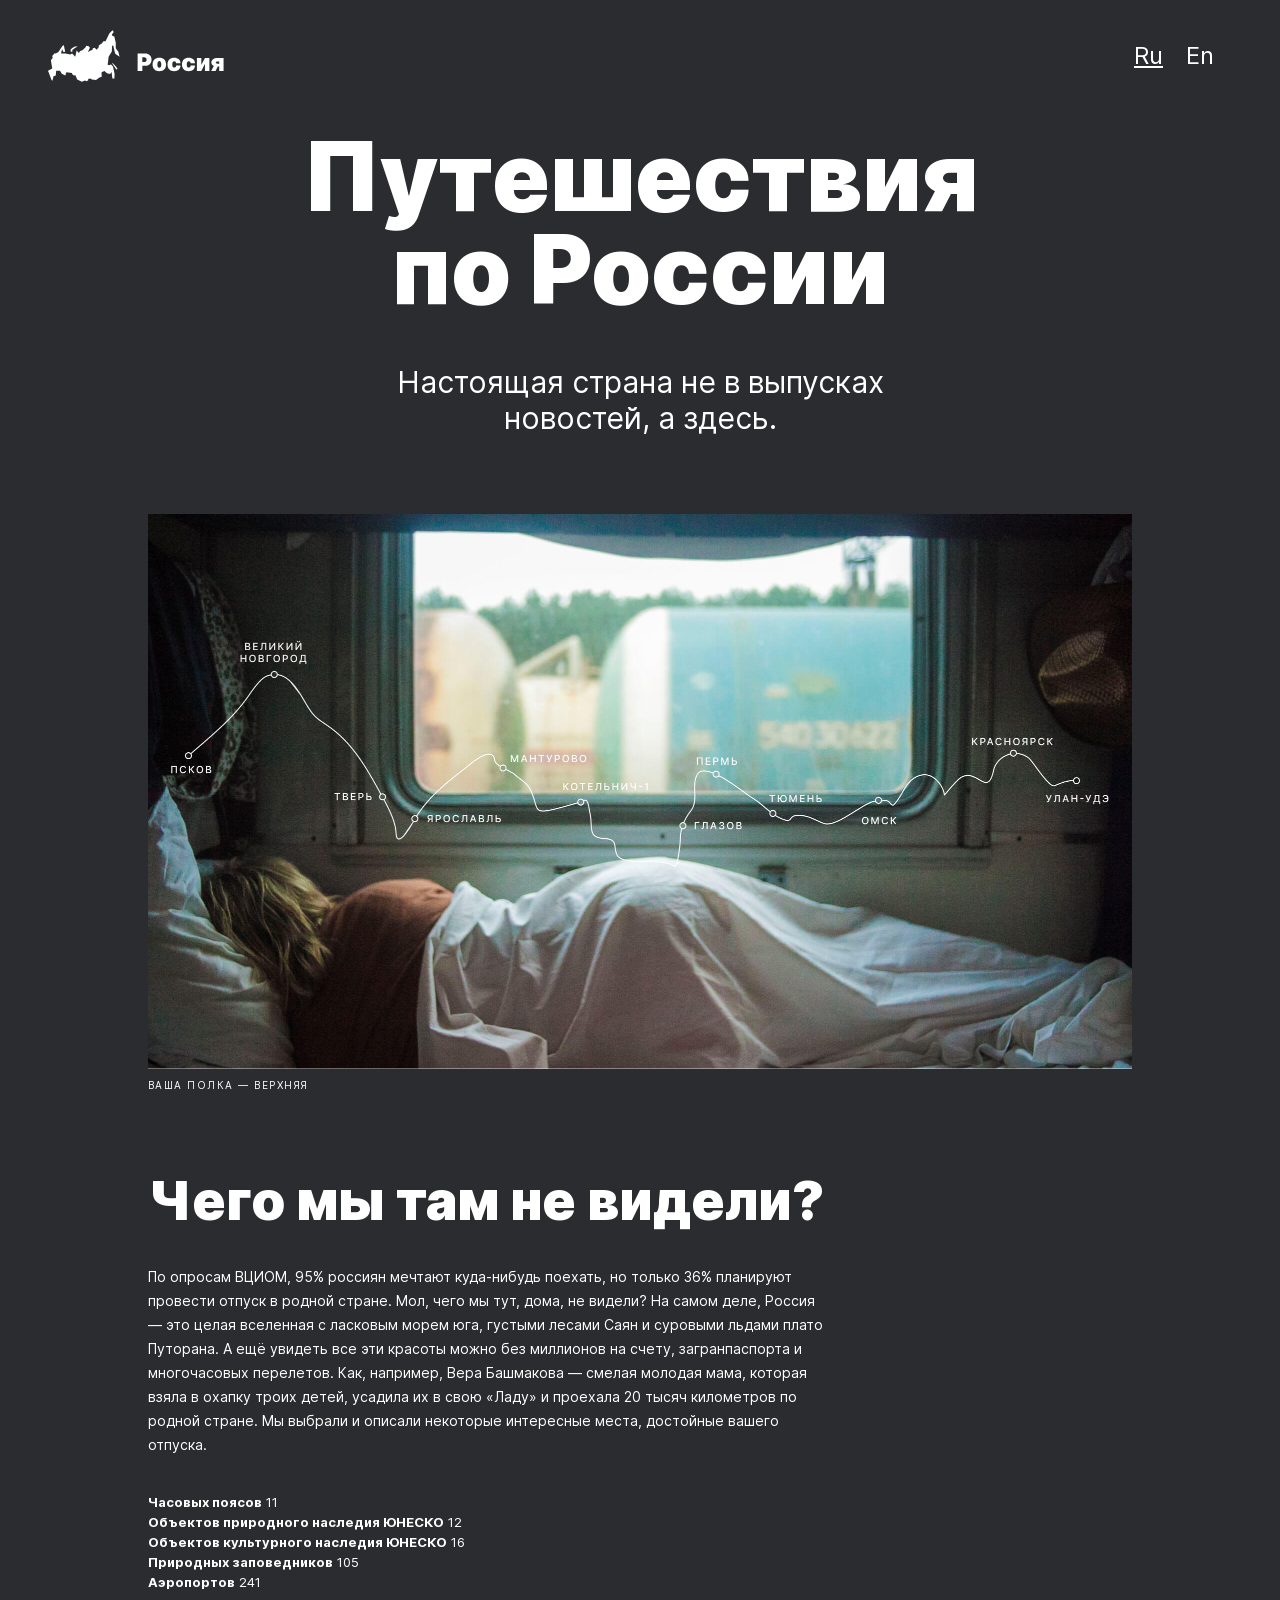
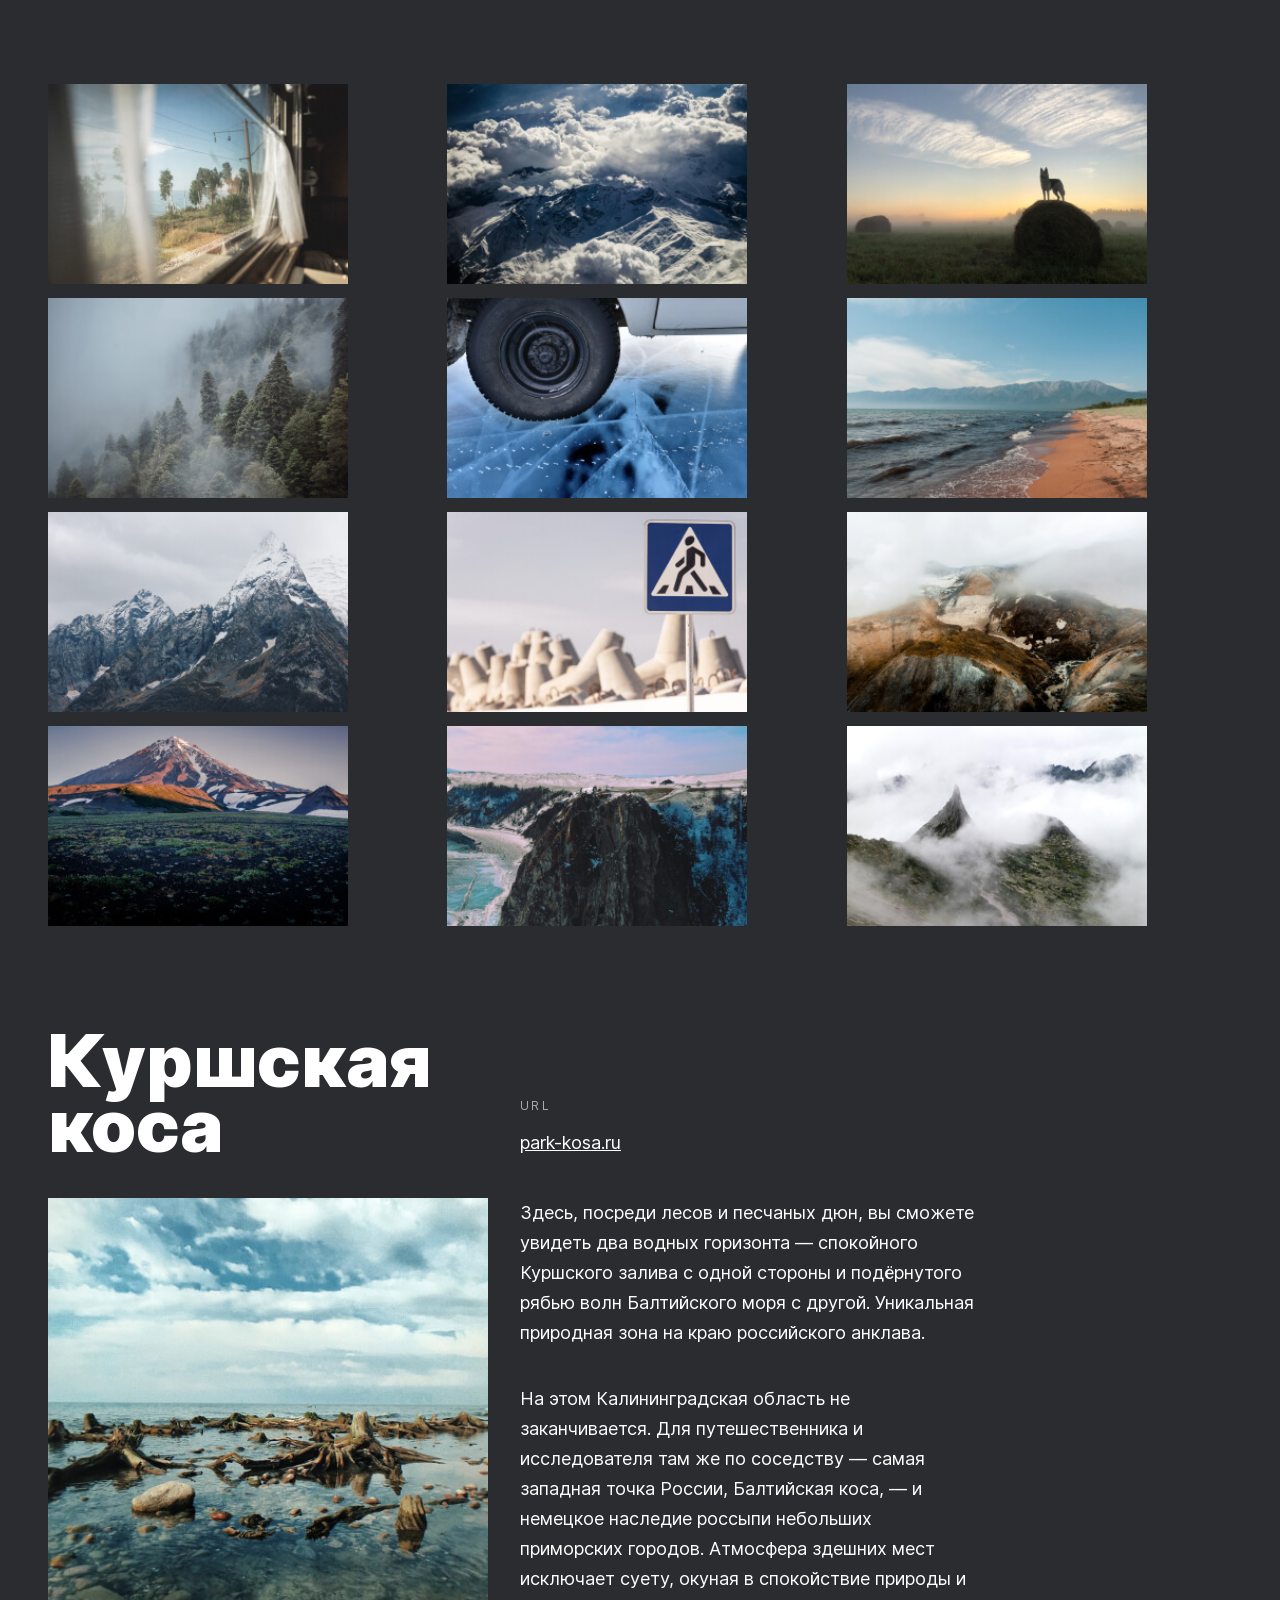
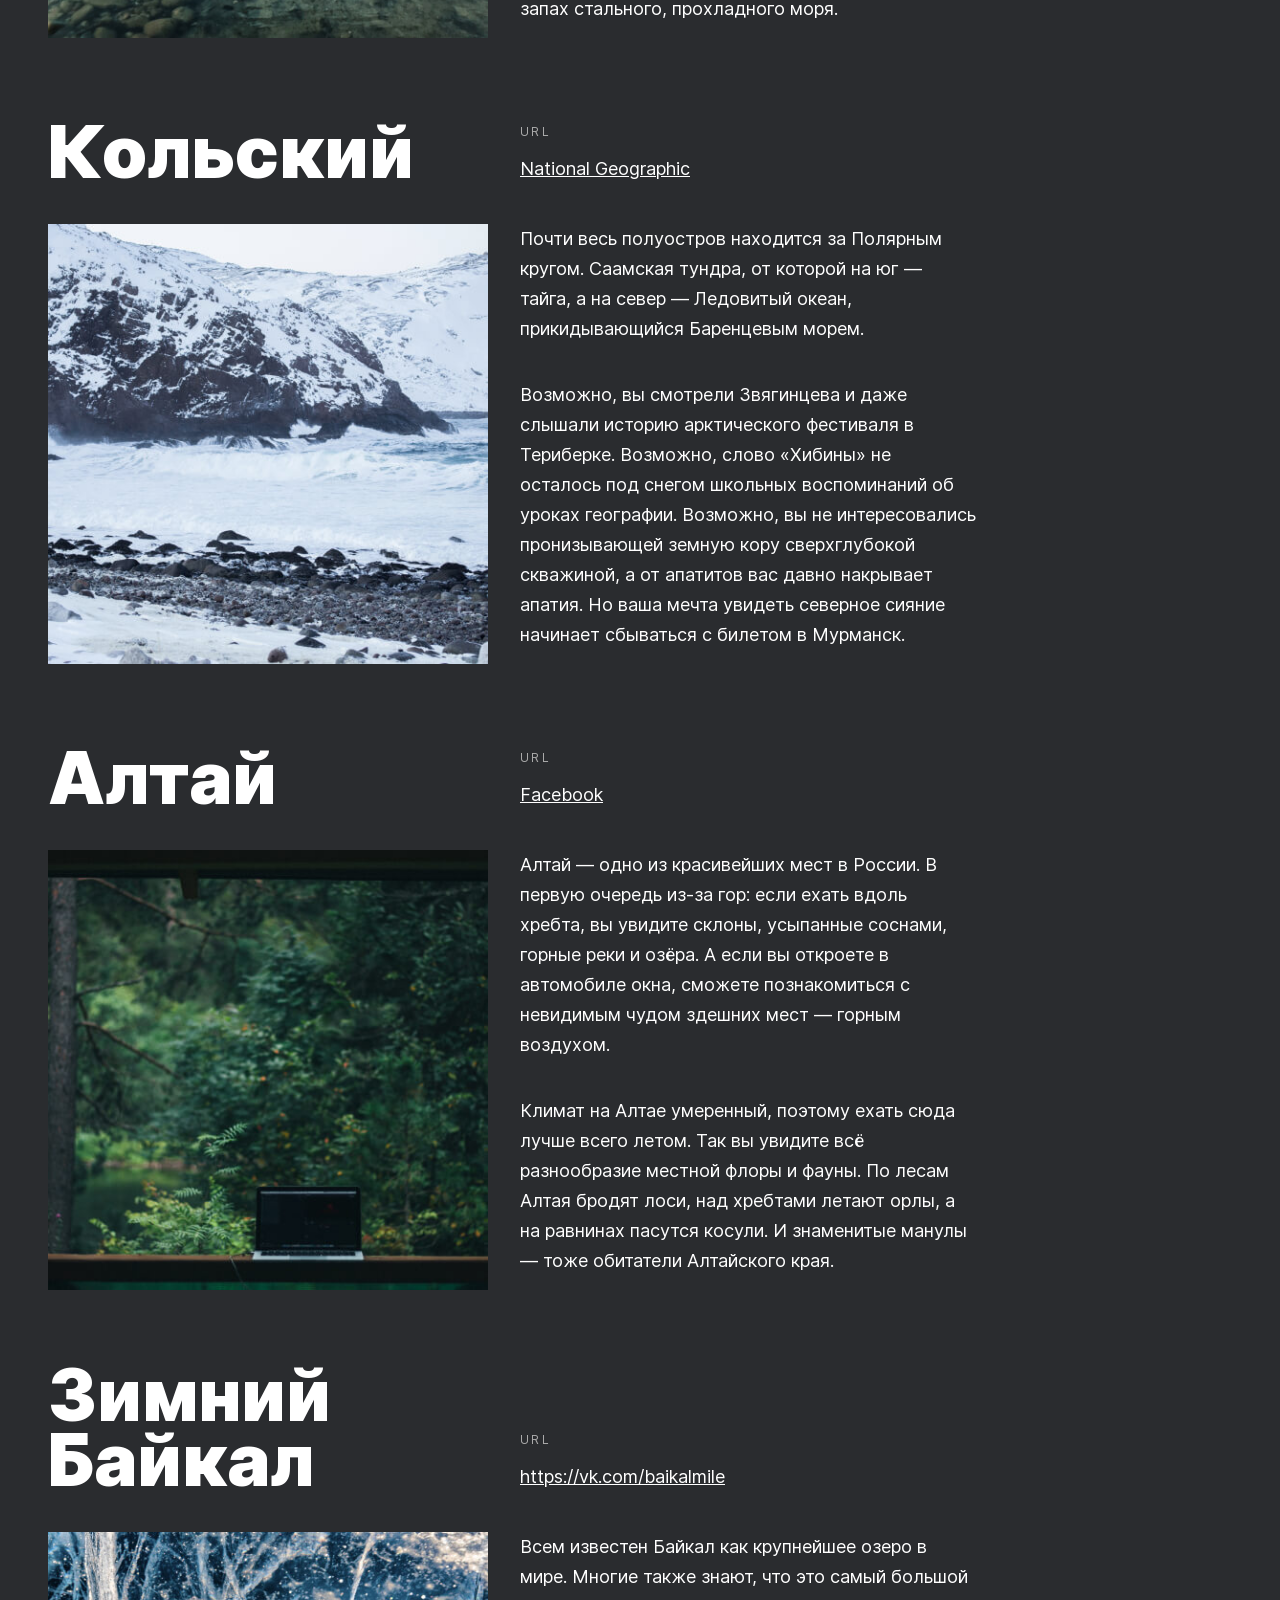
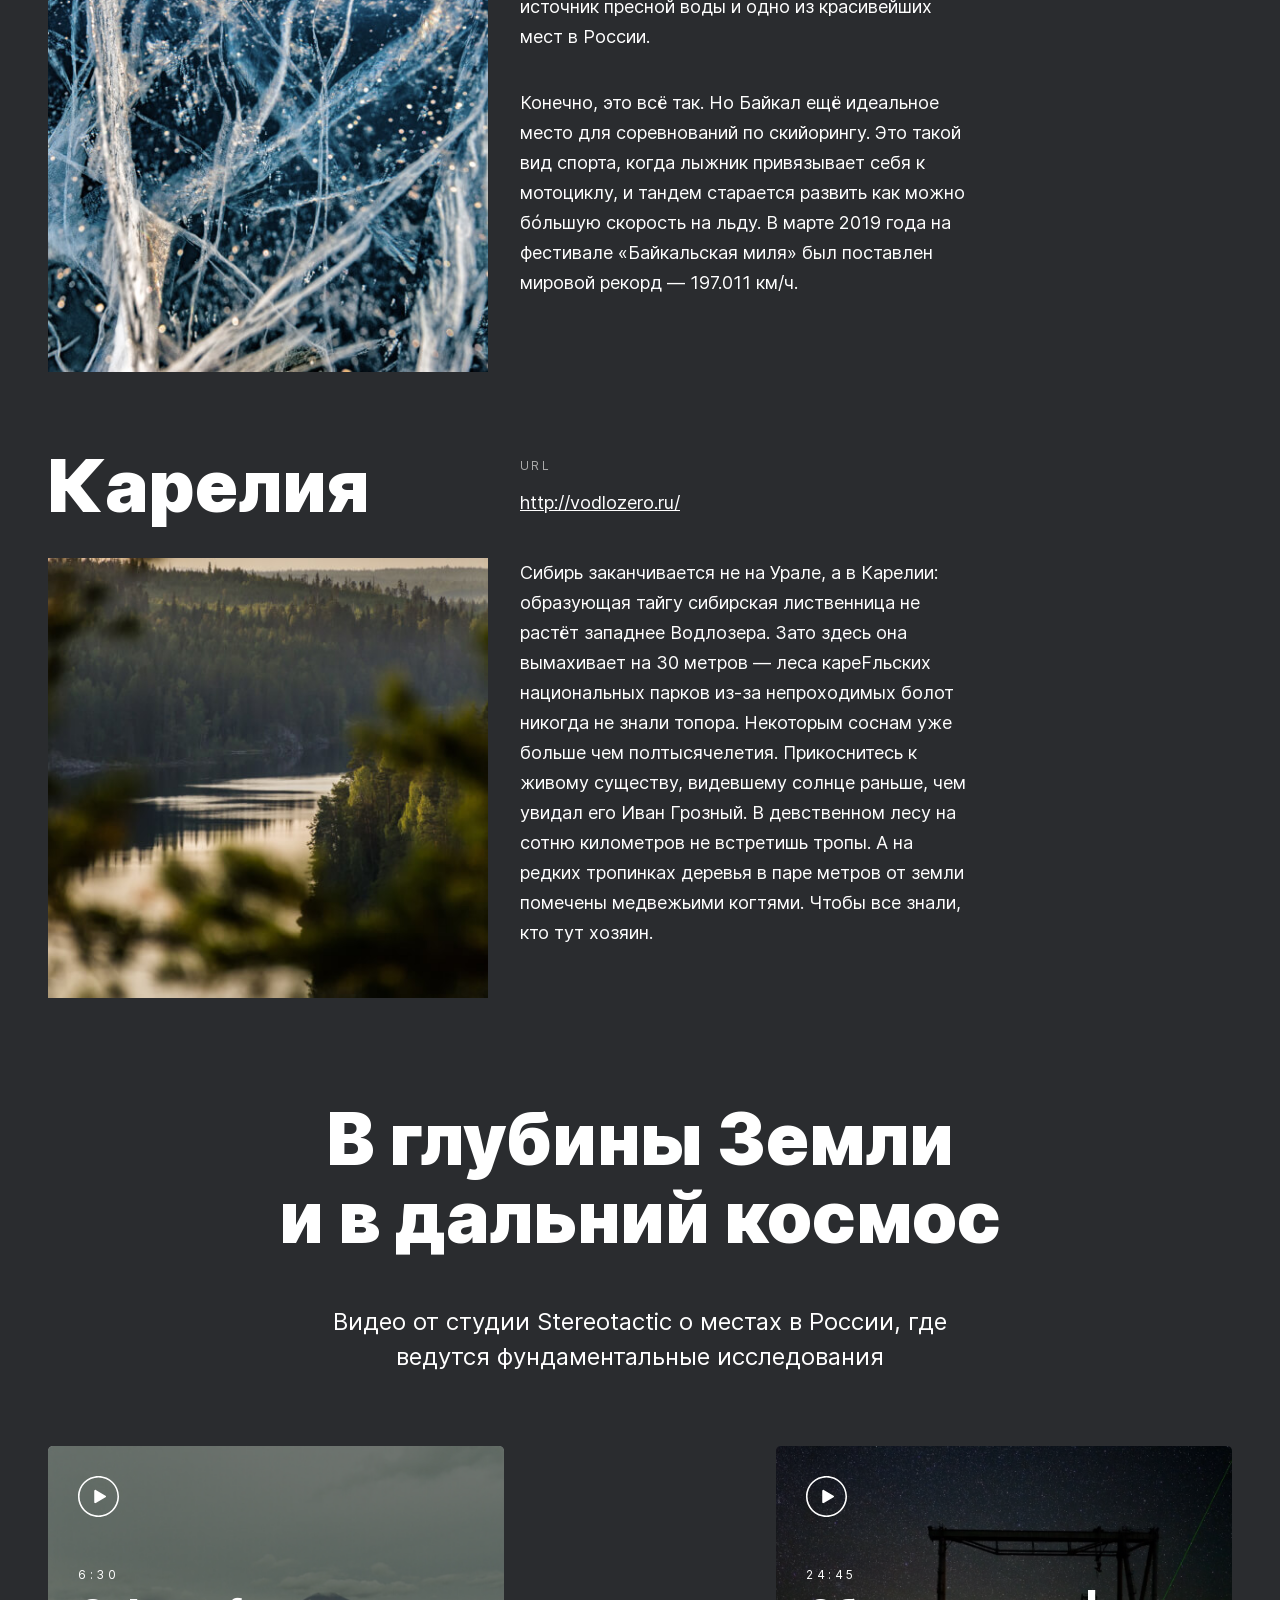
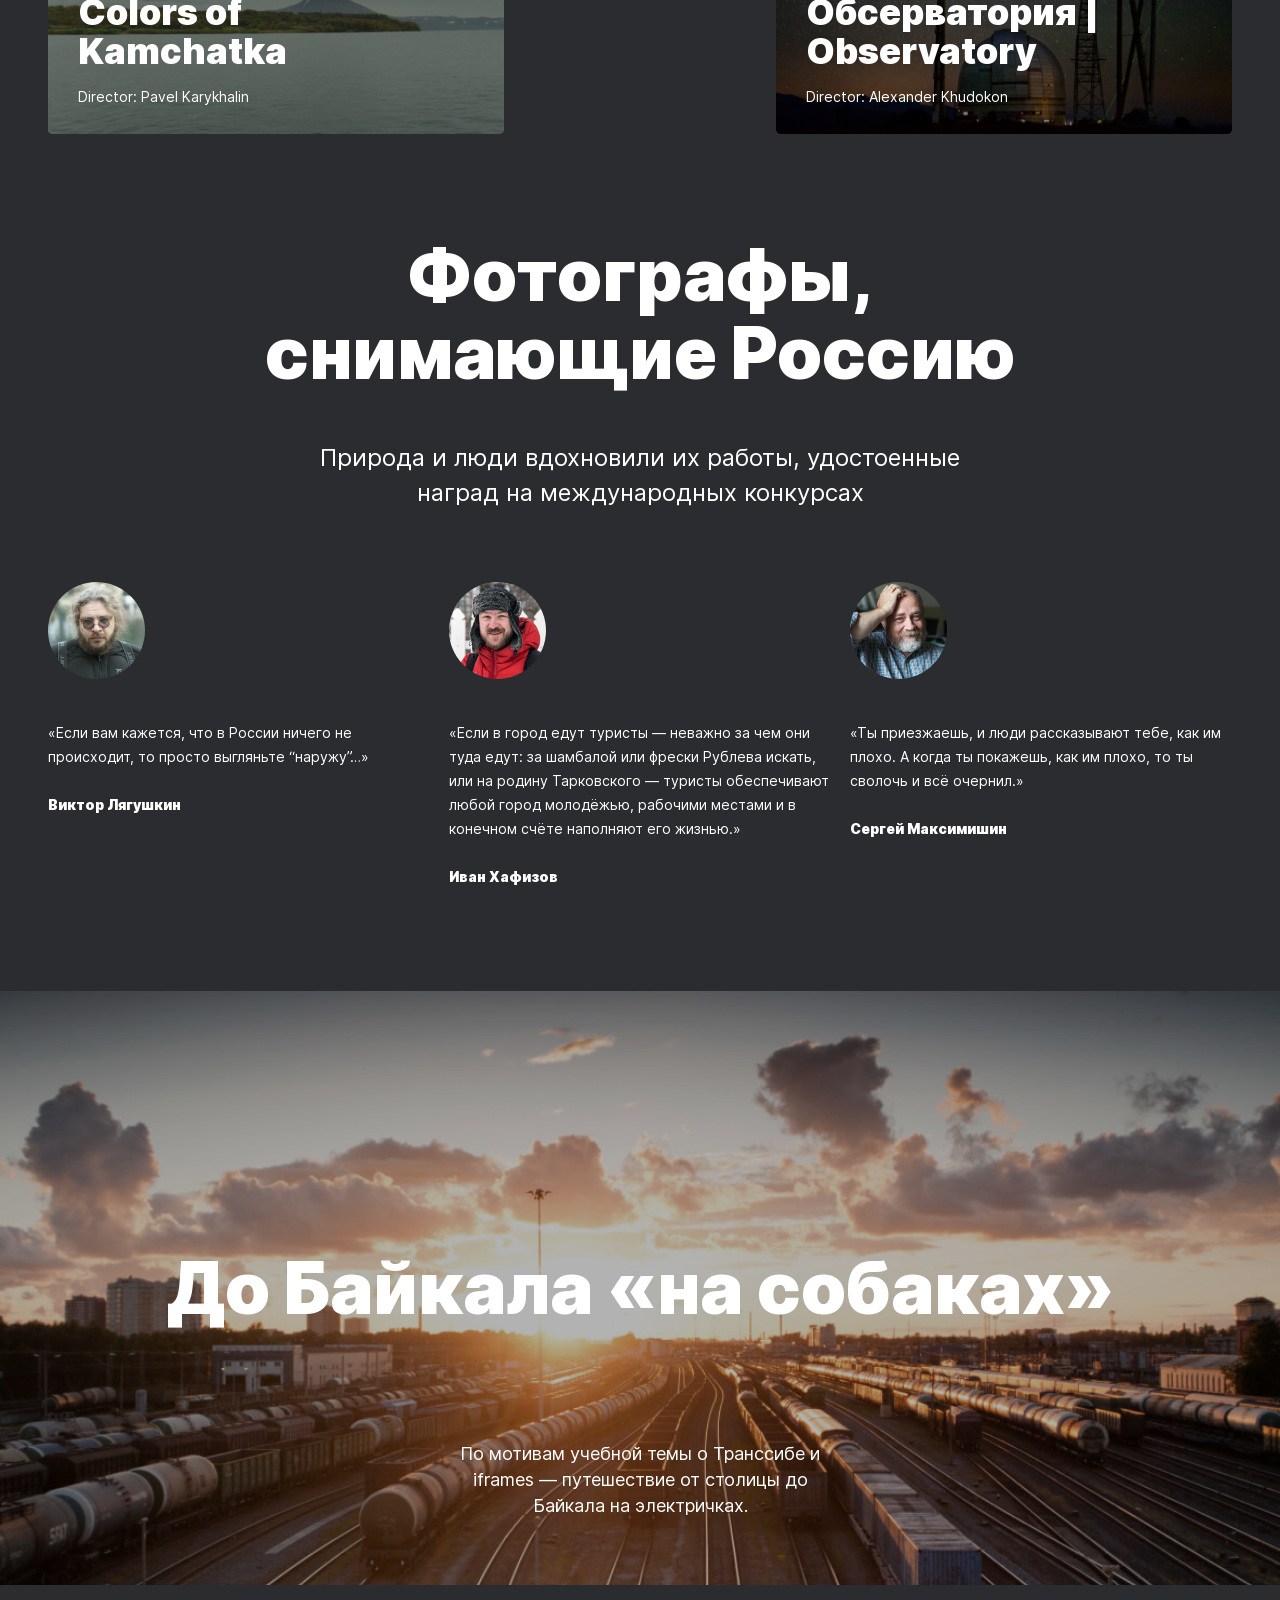
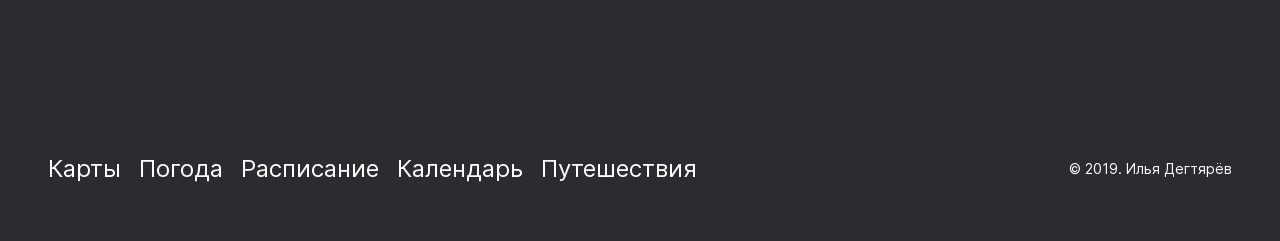
<file: index.html>
<!DOCTYPE html>
<html lang="ru">
    <head>
        <meta charset="utf-8" />
        <meta http-equiv="X-UA-Compatible" content="IE=edge" />
        <title>Путешествия по России</title>
        <meta name="viewport" content="width=device-width, initial-scale=1" />
        <link rel="stylesheet" type="text/css" href="./vendor/normilize.css" />
        <link rel="stylesheet" type="text/css" href="./styles/index.css" />
    </head>

    <body>
        <div class="page">
            <header class="header">
                <img
                    src="./blocks/header/__logo/logo.svg"
                    alt="Россия"
                    class="header__logo"
                />
                <div class="header__lang">
                    <a
                        href="#"
                        class="header__lang-link header__lang-link_active"
                        >Ru</a
                    >
                    <a href="#" class="header__lang-link">En</a>
                </div>
            </header>

            <section class="lead">
                <h1 class="lead__title">
                    Путешествия по России
                </h1>
                <p class="lead__subtitle">
                    Настоящая страна не в выпусках новостей, а здесь.
                </p>
                <img
                    src="./images/__image.jpg"
                    alt="Поезд"
                    class="lead__image"
                />
                <p class="lead__caption">Ваша полка — верхняя</p>
            </section>

            <section class="intro">
                <h2 class="intro__title">
                    Чего мы там не&nbsp;видели?
                </h2>
                <p class="intro__content-row-text">
                    По опросам ВЦИОМ, 95% россиян мечтают куда-нибудь поехать,
                    но только 36% планируют провести отпуск в родной стране.
                    Мол, чего мы тут, дома, не видели? На самом деле, Россия —
                    это целая вселенная с ласковым морем юга, густыми лесами
                    Саян и суровыми льдами плато Путорана. А ещё увидеть все эти
                    красоты можно без миллионов на счету, загранпаспорта и
                    многочасовых перелетов. Как, например, Вера Башмакова —
                    смелая молодая мама, которая взяла в охапку троих детей,
                    усадила их в свою «Ладу» и проехала 20 тысяч километров по
                    родной стране. Мы выбрали и описали некоторые интересные
                    места, достойные вашего отпуска.
                </p>
                <ul class="intro__text">
                    <li><b>Часовых поясов</b> 11</li>
                    <li><b>Объектов природного наследия ЮНЕСКО</b> 12</li>
                    <li><b>Объектов культурного наследия ЮНЕСКО</b> 16</li>
                    <li><b>Природных заповедников</b> 105</li>
                    <li><b>Аэропортов</b> 241</li>
                </ul>
            </section>

            <section class="photo-grid">
                <img
                    src="./images/__item-11.jpg"
                    alt="Фотография"
                    class="photo-grid__item"
                />
                <img
                    src="./images/__item-10.jpg"
                    alt="Фотография"
                    class="photo-grid__item"
                />
                <img
                    src="./images/__item-9.jpg"
                    alt="Фотография"
                    class="photo-grid__item"
                />
                <img
                    src="./images/__item-8.jpg"
                    alt="Фотография"
                    class="photo-grid__item"
                />
                <img
                    src="./images/__item-7.jpg"
                    alt="Фотография"
                    class="photo-grid__item"
                />
                <img
                    src="./images/__item-6.jpg"
                    alt="Фотография"
                    class="photo-grid__item"
                />
                <img
                    src="./images/__item-5.jpg"
                    alt="Фотография"
                    class="photo-grid__item"
                />
                <img
                    src="./images/__item-4.jpg"
                    alt="Фотография"
                    class="photo-grid__item"
                />
                <img
                    src="./images/__item-3.jpg"
                    alt="Фотография"
                    class="photo-grid__item"
                />
                <img
                    src="./images/__item-2.jpg"
                    alt="Фотография"
                    class="photo-grid__item"
                />
                <img
                    src="./images/__item-1.jpg"
                    alt="Фотография"
                    class="photo-grid__item"
                />
                <img
                    src="./images/__item.jpg"
                    alt="Фотография"
                    class="photo-grid__item"
                />
            </section>

            <section class="places">
                <article class="place">
                    <h2 class="place__title">Куршская коса</h2>
                    <div class="url">
                        <p class="url__heading">URL</p>
                        <a href="http://park-kosa.ru/" class="url__link"
                            >park-kosa.ru</a
                        >
                    </div>
                    <img
                        src="./images/kursh.jpg"
                        alt="Куршская коса"
                        class="place__image"
                    />
                    <div class="place__text">
                        <p class="place__paragraph">
                            Здесь, посреди лесов и песчаных дюн, вы сможете
                            увидеть два водных горизонта — спокойного Куршского
                            залива с одной стороны и подёрнутого рябью волн
                            Балтийского моря с другой. Уникальная природная зона
                            на краю российского анклава.
                        </p>
                        <p class="place__paragraph">
                            На этом Калининградская область не заканчивается.
                            Для путешественника и исследователя там же по
                            соседству — самая западная точка России, Балтийская
                            коса, — и немецкое наследие россыпи небольших
                            приморских городов. Атмосфера здешних мест исключает
                            суету, окуная в спокойствие природы и запах
                            стального, прохладного моря.
                        </p>
                    </div>
                </article>

                <article class="place">
                    <h2 class="place__title">Кольский</h2>
                    <div class="url">
                        <p class="url__heading">URL</p>
                        <a
                            href="https://yourshot.nationalgeographic.com/photos/?keywords=kolskiy"
                            class="url__link"
                            >National Geographic</a
                        >
                    </div>
                    <img
                        src="./images/Kolskiy.jpg"
                        alt="Кольский"
                        class="place__image"
                    />
                    <div class="place__text">
                        <p class="place__paragraph">
                            Почти весь полуостров находится за Полярным кругом.
                            Саамская тундра, от которой на юг — тайга, а на
                            север — Ледовитый океан, прикидывающийся Баренцевым
                            морем.
                        </p>
                        <p class="place__paragraph">
                            Возможно, вы смотрели Звягинцева и даже слышали
                            историю арктического фестиваля в Териберке.
                            Возможно, слово «Хибины» не осталось под снегом
                            школьных воспоминаний об уроках географии. Возможно,
                            вы не интересовались пронизывающей земную кору
                            сверхглубокой скважиной, а от апатитов вас давно
                            накрывает апатия. Но ваша мечта увидеть северное
                            сияние начинает сбываться с билетом в Мурманск.
                        </p>
                    </div>
                </article>

                <article class="place">
                    <h2 class="place__title">Алтай</h2>
                    <div class="url">
                        <p class="url__heading">URL</p>
                        <a
                            href="https://www.facebook.com/vera.bashmakova/posts/10156011613718822"
                            class="url__link"
                            >Facebook</a
                        >
                    </div>
                    <img
                        src="./images/altaj.jpg"
                        alt="Алтай"
                        class="place__image"
                    />
                    <div class="place__text">
                        <p class="place__paragraph">
                            Алтай — одно из красивейших мест в России. В первую
                            очередь из-за гор: если ехать вдоль хребта, вы
                            увидите склоны, усыпанные соснами, горные реки и
                            озёра. А если вы откроете в автомобиле окна, сможете
                            познакомиться с невидимым чудом здешних мест —
                            горным воздухом.
                        </p>
                        <p class="place__paragraph">
                            Климат на Алтае умеренный, поэтому ехать сюда лучше
                            всего летом. Так вы увидите всё разнообразие местной
                            флоры и фауны. По лесам Алтая бродят лоси, над
                            хребтами летают орлы, а на равнинах пасутся косули.
                            И знаменитые манулы — тоже обитатели Алтайского
                            края.
                        </p>
                    </div>
                </article>

                <article class="place">
                    <h2 class="place__title">Зимний Байкал</h2>
                    <div class="url">
                        <p class="url__heading">URL</p>
                        <a href="https://vk.com/baikalmile" class="url__link"
                            >https://vk.com/baikalmile</a
                        >
                    </div>
                    <img
                        src="./images/bajkal.jpg"
                        alt="Зимний Байкал"
                        class="place__image"
                    />
                    <div class="place__text">
                        <p class="place__paragraph">
                            Всем известен Байкал как крупнейшее озеро в мире.
                            Многие также знают, что это самый большой источник
                            пресной воды и одно из красивейших мест в России.
                        </p>
                        <p class="place__paragraph">
                            Конечно, это всё так. Но Байкал ещё идеальное место
                            для соревнований по скийорингу. Это такой вид
                            спорта, когда лыжник привязывает себя к мотоциклу, и
                            тандем старается развить как можно бóльшую скорость
                            на льду. В марте 2019 года на фестивале «Байкальская
                            миля» был поставлен мировой рекорд — 197.011 км/ч.
                        </p>
                    </div>
                </article>

                <article class="place">
                    <h2 class="place__title">Карелия</h2>
                    <div class="url">
                        <p class="url__heading">URL</p>
                        <a href="http://vodlozero.ru/" class="url__link"
                            >http://vodlozero.ru/</a
                        >
                    </div>
                    <img
                        src="./images/karelija.jpg"
                        alt="Карелия"
                        class="place__image"
                    />
                    <div class="place__text">
                        <p class="place__paragraph">
                            Сибирь заканчивается не на Урале, а в Карелии:
                            образующая тайгу сибирская лиственница не растёт
                            западнее Водлозера. Зато здесь она вымахивает на 30
                            метров — леса кареFльских национальных парков из-за
                            непроходимых болот никогда не знали топора.
                            Некоторым соснам уже больше чем полтысячелетия.
                            Прикоснитесь к живому существу, видевшему солнце
                            раньше, чем увидал его Иван Грозный. В девственном
                            лесу на сотню километров не встретишь тропы. А на
                            редких тропинках деревья в паре метров от земли
                            помечены медвежьими когтями. Чтобы все знали, кто
                            тут хозяин.
                        </p>
                    </div>
                </article>
            </section>

            <section class="video">
                <h2 class="content-title">
                    В глубины Земли и&nbsp;в&nbsp;дальний космос
                </h2>
                <p class="content-subtitle">
                    Видео от студии Stereotactic о местах в России, где ведутся
                    фундаментальные исследования
                </p>
                <div class="video__container">
                    <a
                        href="https://vimeo.com/81106671"
                        class="video__link"
                        target="_blank"
                    >
                        <div class="video__item video__item_first">
                            <div
                                class="video__icon video__icon_type_play"
                            ></div>
                            <p class="video__duration">6:30</p>
                            <h3 class="video__title">Colors of Kamchatka</h3>
                            <p class="video__subtitle">
                                Director: Pavel Karykhalin
                            </p>
                        </div>
                    </a>
                    <a
                        href="https://vimeo.com/290675450"
                        class="video__link"
                        target="_blank"
                    >
                        <div class="video__item video__item_second">
                            <div
                                class="video__icon video__icon_type_play"
                            ></div>
                            <p class="video__duration">24:45</p>
                            <p class="video__title">
                                Обсерватория | Observatory
                            </p>
                            <p class="video__subtitle">
                                Director: Alexander Khudokon
                            </p>
                        </div>
                    </a>
                </div>
            </section>

            <section class="comments">
                <h2 class="content-title">
                    Фотографы, снимающие Россию
                </h2>
                <p class="content-subtitle">
                    Природа и люди вдохновили их работы, удостоенные наград на
                    международных конкурсах
                </p>
                <div class="comments__container">
                    <article class="comment">
                        <img
                            class="comment__image"
                            src="./images/lyagushkin.jpg"
                            alt="Виктор Лягушкин"
                        />
                        <p class="comment__quote">
                            «Если вам кажется, что в России ничего не
                            происходит, то просто выгляньте “наружу”…»
                        </p>
                        <p class="comment__author">Виктор Лягушкин</p>
                    </article>

                    <article class="comment">
                        <img
                            class="comment__image"
                            src="./images/hafizov.jpg"
                            alt="Иван Хафизов"
                        />
                        <p class="comment__quote">
                            «Если в город едут туристы — неважно за чем они туда
                            едут: за шамбалой или фрески Рублева искать, или на
                            родину Тарковского — туристы обеспечивают любой
                            город молодёжью, рабочими местами и в конечном счёте
                            наполняют его жизнью.»
                        </p>
                        <p class="comment__author">Иван Хафизов</p>
                    </article>

                    <article class="comment">
                        <img
                            class="comment__image"
                            src="./images/maksimshin.jpg"
                            alt="Сергей Максимишин"
                        />
                        <p class="comment__quote">
                            «Ты приезжаешь, и люди рассказывают тебе, как им
                            плохо. А когда ты покажешь, как им плохо, то ты
                            сволочь и всё очернил.»
                        </p>
                        <p class="comment__author">Сергей Максимишин</p>
                    </article>
                </div>
            </section>

            <a
                class="cover"
                href="https://stampsy.com/na-elektrichkakh-do-baikala"
            >
                <h2 class="cover__title">До Байкала «на&nbsp;собаках»</h2>
                <p class="cover__subtitle">
                    По мотивам учебной темы о Транссибе и iframes — путешествие
                    от столицы до Байкала на электричках.
                </p>
            </a>

            <footer class="footer">
                <nav class="footer__nav">
                    <a href="https://yandex.ru/maps/" class="footer__link"
                        >Карты</a
                    >
                    <a href="https://yandex.ru/pogoda/" class="footer__link"
                        >Погода</a
                    >
                    <a href="https://rasp.yandex.ru/" class="footer__link"
                        >Расписание</a
                    >
                    <a href="https://calendar.yandex.ru/" class="footer__link"
                        >Календарь</a
                    >
                    <a href="https://travel.yandex.ru" class="footer__link"
                        >Путешествия</a
                    >
                </nav>
                <p class="footer__copyright">&#169; 2019. Илья Дегтярёв</p>
            </footer>
        </div>
    </body>
</html>

<!--
Нужно исправить:
DONE - .place__image - убрать height. img сами займут столько высоты, сколько им нужно 
Можно лучше:
DONE(скорей всего) - все стили и папки со стилями для удобства можно объединить в общую папку STYLES (аналогично как в папках images / fonts)
-->

<!--
- хороший нейминг и БЭМ
- хорошая семантика
- нет критических ошибок по валидатору
- нет критических ошибок по макету
- хороший адаптив
- нет ограничений по высоте, там где это не нужно
- нет DIVатоза
-->
</file>
<file: styles/index.css>
@import url("../vendor/normilize.css");
@import url("../fonts/Inter/inter.css");
@import url("../blocks/header/header.css");
@import url("../blocks/lead/lead.css");
@import url("../blocks/intro/intro.css");
@import url("../blocks/photo-grid/photo-grid.css");
@import url("../blocks/places/places.css");
@import url("../blocks/place/place.css");
@import url("../blocks/url/url.css");
@import url("../blocks/content-title/content-title.css");
@import url("../blocks/content-subtitle/content-subtitle.css");
@import url("../blocks/video/video.css");
@import url("../blocks/comment/comment.css");
@import url("../blocks/comments/comments.css");
@import url("../blocks/cover/cover.css");
@import url("../blocks/footer/footer.css");

body {
    font-family: "Inter", Arial, sans-serif;
    background-color: #2a2c2f;
}

.page {
    max-width: 1184px;
    margin: auto;
    font-family: "Inter", Arial, sans-serif;
    color: #ffffff;
    font-family: "Inter", Arial, sans-serif;
    background-color: #2a2c2f;
}

@media (min-width: 1024px) and (max-width: 1279px) {
    .page {
        max-width: 928px;
    }
}

@media (min-width: 768px) and (max-width: 1023px) {
    .page {
        max-width: 720px;
    }
}

@media (min-width: 375px) and (max-width: 767px) {
    .page {
        max-width: 343px;
    }
}

@media (max-width: 374px) {
    .page {
        max-width: 288px;
    }
}
</file>
<file: vendor/normilize.css>
/*! normalize.css v8.0.1 | MIT License | github.com/necolas/normalize.css */

/* Document
   ========================================================================== */

/**
 * 1. Correct the line height in all browsers.
 * 2. Prevent adjustments of font size after orientation changes in iOS.
 */

 html {
    line-height: 1.15; /* 1 */
    -webkit-text-size-adjust: 100%; /* 2 */
  }
  
  /* Sections
     ========================================================================== */
  
  /**
   * Remove the margin in all browsers.
   */
  
  body {
    margin: 0;
  }
  
  /**
   * Render the `main` element consistently in IE.
   */
  
  main {
    display: block;
  }
  
  /**
   * Correct the font size and margin on `h1` elements within `section` and
   * `article` contexts in Chrome, Firefox, and Safari.
   */
  
  h1 {
    font-size: 2em;
    margin: 0.67em 0;
  }
  
  /* Grouping content
     ========================================================================== */
  
  /**
   * 1. Add the correct box sizing in Firefox.
   * 2. Show the overflow in Edge and IE.
   */
  
  hr {
    box-sizing: content-box; /* 1 */
    height: 0; /* 1 */
    overflow: visible; /* 2 */
  }
  
  /**
   * 1. Correct the inheritance and scaling of font size in all browsers.
   * 2. Correct the odd `em` font sizing in all browsers.
   */
  
  pre {
    font-family: monospace, monospace; /* 1 */
    font-size: 1em; /* 2 */
  }
  
  /* Text-level semantics
     ========================================================================== */
  
  /**
   * Remove the gray background on active links in IE 10.
   */
  
  a {
    background-color: transparent;
  }
  
  /**
   * 1. Remove the bottom border in Chrome 57-
   * 2. Add the correct text decoration in Chrome, Edge, IE, Opera, and Safari.
   */
  
  abbr[title] {
    border-bottom: none; /* 1 */
    text-decoration: underline; /* 2 */
    text-decoration: underline dotted; /* 2 */
  }
  
  /**
   * Add the correct font weight in Chrome, Edge, and Safari.
   */
  
  b,
  strong {
    font-weight: bolder;
  }
  
  /**
   * 1. Correct the inheritance and scaling of font size in all browsers.
   * 2. Correct the odd `em` font sizing in all browsers.
   */
  
  code,
  kbd,
  samp {
    font-family: monospace, monospace; /* 1 */
    font-size: 1em; /* 2 */
  }
  
  /**
   * Add the correct font size in all browsers.
   */
  
  small {
    font-size: 80%;
  }
  
  /**
   * Prevent `sub` and `sup` elements from affecting the line height in
   * all browsers.
   */
  
  sub,
  sup {
    font-size: 75%;
    line-height: 0;
    position: relative;
    vertical-align: baseline;
  }
  
  sub {
    bottom: -0.25em;
  }
  
  sup {
    top: -0.5em;
  }
  
  /* Embedded content
     ========================================================================== */
  
  /**
   * Remove the border on images inside links in IE 10.
   */
  
  img {
    border-style: none;
  }
  
  /* Forms
     ========================================================================== */
  
  /**
   * 1. Change the font styles in all browsers.
   * 2. Remove the margin in Firefox and Safari.
   */
  
  button,
  input,
  optgroup,
  select,
  textarea {
    font-family: inherit; /* 1 */
    font-size: 100%; /* 1 */
    line-height: 1.15; /* 1 */
    margin: 0; /* 2 */
  }
  
  /**
   * Show the overflow in IE.
   * 1. Show the overflow in Edge.
   */
  
  button,
  input { /* 1 */
    overflow: visible;
  }
  
  /**
   * Remove the inheritance of text transform in Edge, Firefox, and IE.
   * 1. Remove the inheritance of text transform in Firefox.
   */
  
  button,
  select { /* 1 */
    text-transform: none;
  }
  
  /**
   * Correct the inability to style clickable types in iOS and Safari.
   */
  
  button,
  [type="button"],
  [type="reset"],
  [type="submit"] {
    -webkit-appearance: button;
  }
  
  /**
   * Remove the inner border and padding in Firefox.
   */
  
  button::-moz-focus-inner,
  [type="button"]::-moz-focus-inner,
  [type="reset"]::-moz-focus-inner,
  [type="submit"]::-moz-focus-inner {
    border-style: none;
    padding: 0;
  }
  
  /**
   * Restore the focus styles unset by the previous rule.
   */
  
  button:-moz-focusring,
  [type="button"]:-moz-focusring,
  [type="reset"]:-moz-focusring,
  [type="submit"]:-moz-focusring {
    outline: 1px dotted ButtonText;
  }
  
  /**
   * Correct the padding in Firefox.
   */
  
  fieldset {
    padding: 0.35em 0.75em 0.625em;
  }
  
  /**
   * 1. Correct the text wrapping in Edge and IE.
   * 2. Correct the color inheritance from `fieldset` elements in IE.
   * 3. Remove the padding so developers are not caught out when they zero out
   *    `fieldset` elements in all browsers.
   */
  
  legend {
    box-sizing: border-box; /* 1 */
    color: inherit; /* 2 */
    display: table; /* 1 */
    max-width: 100%; /* 1 */
    padding: 0; /* 3 */
    white-space: normal; /* 1 */
  }
  
  /**
   * Add the correct vertical alignment in Chrome, Firefox, and Opera.
   */
  
  progress {
    vertical-align: baseline;
  }
  
  /**
   * Remove the default vertical scrollbar in IE 10+.
   */
  
  textarea {
    overflow: auto;
  }
  
  /**
   * 1. Add the correct box sizing in IE 10.
   * 2. Remove the padding in IE 10.
   */
  
  [type="checkbox"],
  [type="radio"] {
    box-sizing: border-box; /* 1 */
    padding: 0; /* 2 */
  }
  
  /**
   * Correct the cursor style of increment and decrement buttons in Chrome.
   */
  
  [type="number"]::-webkit-inner-spin-button,
  [type="number"]::-webkit-outer-spin-button {
    height: auto;
  }
  
  /**
   * 1. Correct the odd appearance in Chrome and Safari.
   * 2. Correct the outline style in Safari.
   */
  
  [type="search"] {
    -webkit-appearance: textfield; /* 1 */
    outline-offset: -2px; /* 2 */
  }
  
  /**
   * Remove the inner padding in Chrome and Safari on macOS.
   */
  
  [type="search"]::-webkit-search-decoration {
    -webkit-appearance: none;
  }
  
  /**
   * 1. Correct the inability to style clickable types in iOS and Safari.
   * 2. Change font properties to `inherit` in Safari.
   */
  
  ::-webkit-file-upload-button {
    -webkit-appearance: button; /* 1 */
    font: inherit; /* 2 */
  }
  
  /* Interactive
     ========================================================================== */
  
  /*
   * Add the correct display in Edge, IE 10+, and Firefox.
   */
  
  details {
    display: block;
  }
  
  /*
   * Add the correct display in all browsers.
   */
  
  summary {
    display: list-item;
  }
  
  /* Misc
     ========================================================================== */
  
  /**
   * Add the correct display in IE 10+.
   */
  
  template {
    display: none;
  }
  
  /**
   * Add the correct display in IE 10.
   */
  
  [hidden] {
    display: none;
  }
</file>
